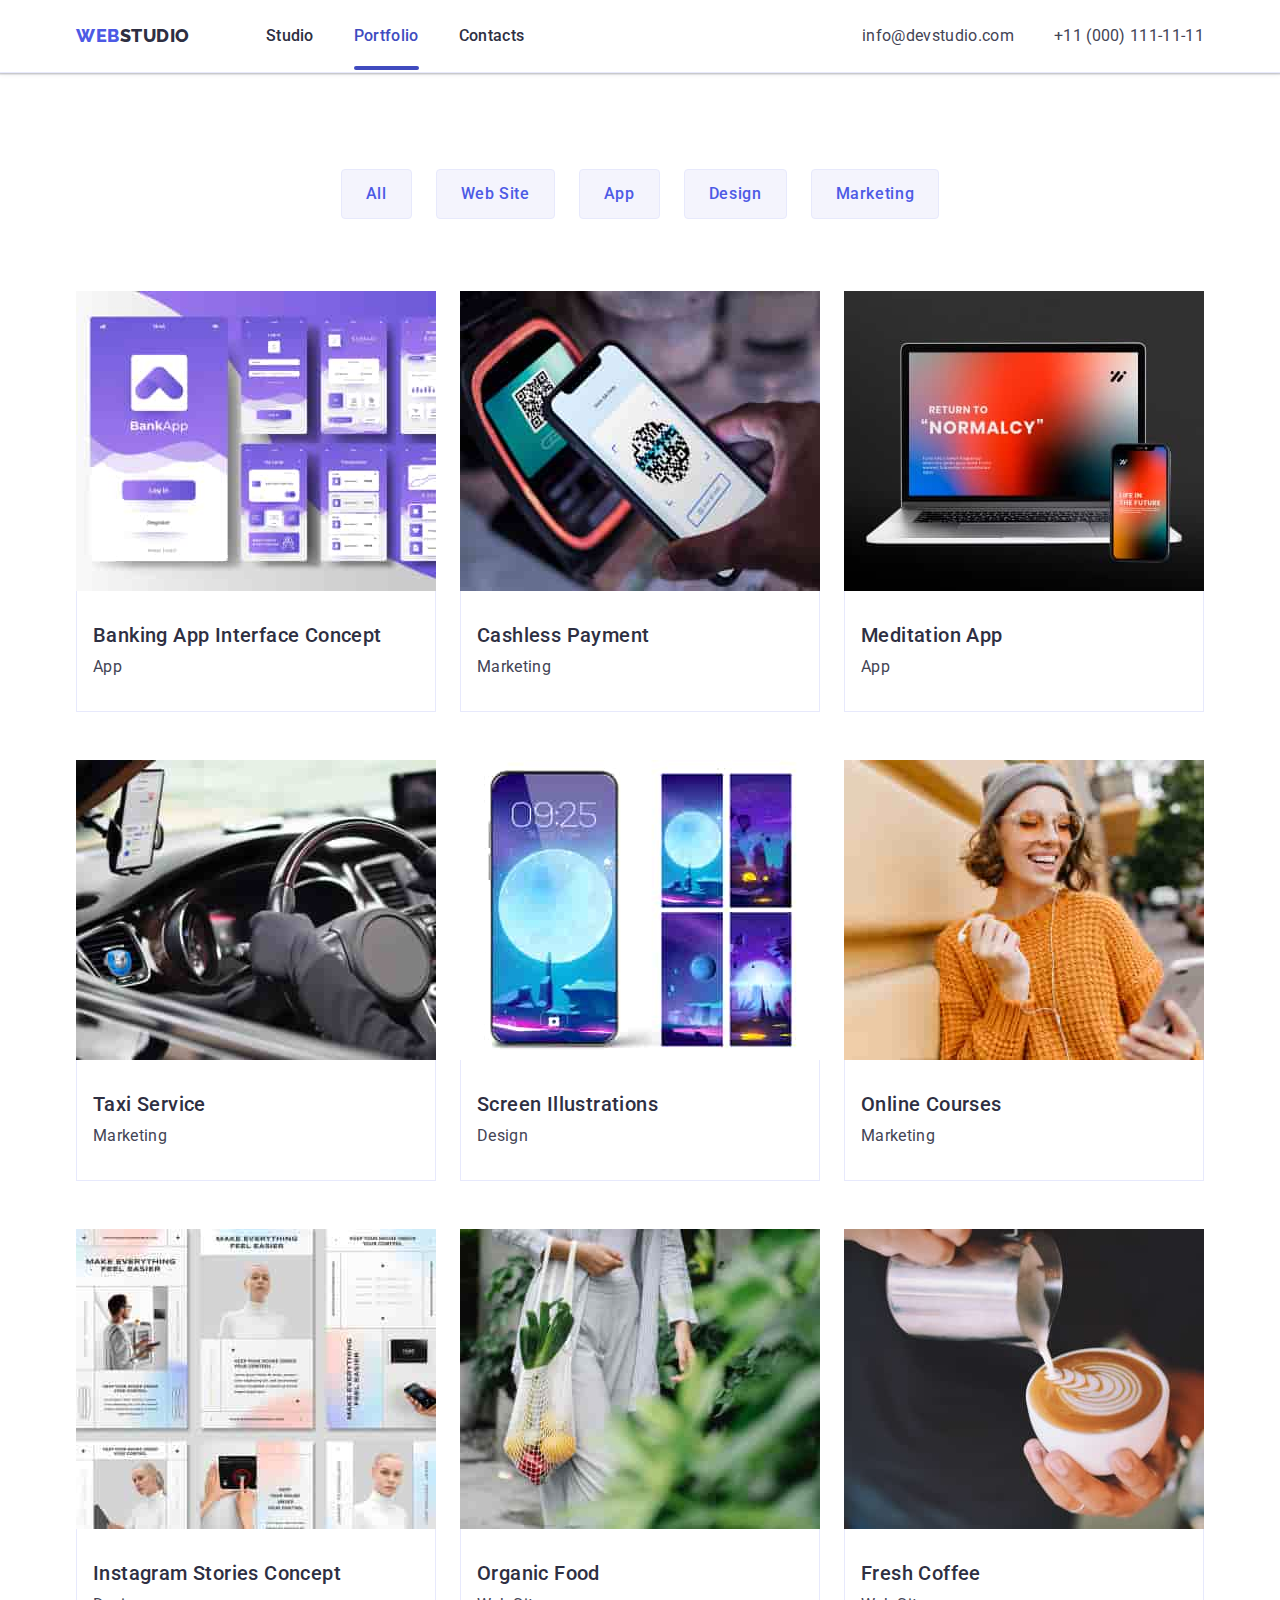
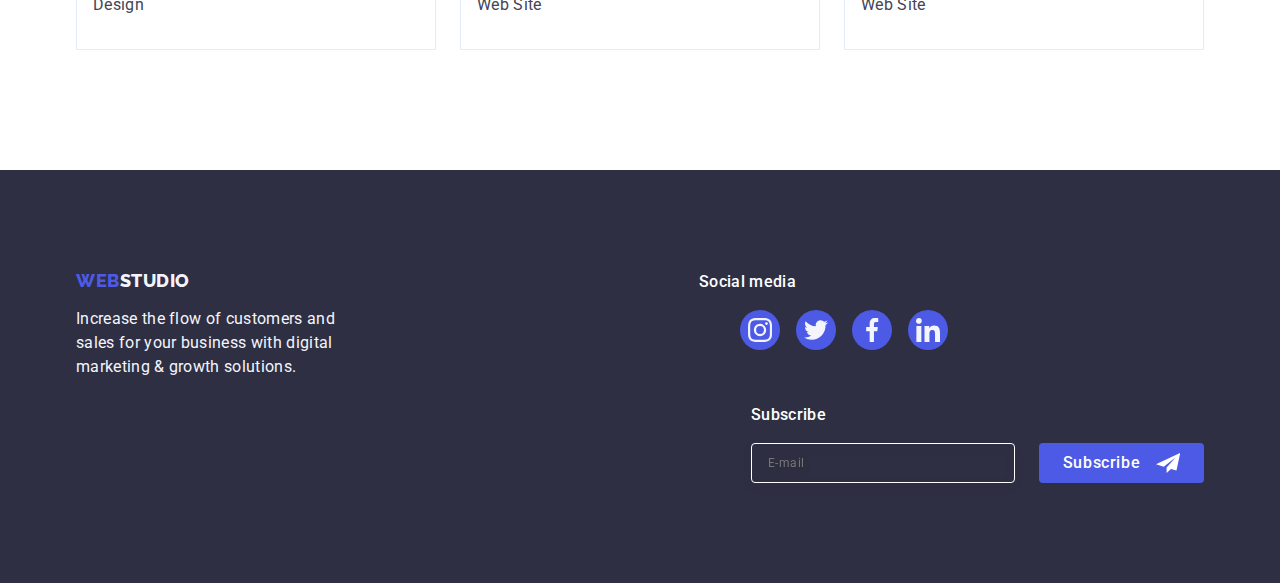
<file: portfolio.html>
<!DOCTYPE html>
<html lang="en">
  <head>
    <meta charset="utf-8" />
    <meta name="viewport" content="width=device-width, initial-scale=1.0" />
    <meta name="description" content="Portfolio" />
    <link rel="preconnect" href="https://fonts.googleapis.com" />
    <link rel="preconnect" href="https://fonts.gstatic.com" crossorigin />
    <link
      href="https://fonts.googleapis.com/css2?family=Raleway:wght@800&family=Roboto:wght@400;500;700;900&display=swap"
      rel="stylesheet"
    />
    <link
      rel="stylesheet"
      href="https://cdnjs.cloudflare.com/ajax/libs/modern-normalize/2.0.0/modern-normalize.min.css"
    />
    <link rel="stylesheet" href="./css/styles.css" />
    <title>WebStudio portfolio</title>
  </head>
  <body>
    <!--Header section-->
    <header class="header">
      <div class="header-container container">
        <nav class="header-nav">
          <a class="header-logo link" href="./index.html"
            >Web<span class="header-logo-span">Studio</span></a
          >
          <ul class="header-list list">
            <li class="header-item">
              <a class="header-link link" href="./index.html">Studio</a>
            </li>
            <li class="header-item">
              <a class="header-link link active" href="./portfolio.html"
                >Portfolio</a
              >
            </li>
            <li class="header-item">
              <a class="header-link link" href="">Contacts</a>
            </li>
          </ul>
        </nav>
        <address class="address">
          <ul class="address-list list">
            <li class="address-item">
              <a class="header-contact link" href="mailto:info@devstudio.com"
                >info@devstudio.com</a
              >
            </li>
            <li class="address-item">
              <a class="header-contact link" href="tel:+110001111111"
                >+11 (000) 111-11-11</a
              >
            </li>
          </ul>
        </address>
      </div>
    </header>
    <main>
      <!--App search-->
      <section class="app search">
        <div class="container">
          <h1 hidden class="visually-hidden">Features</h1>
          <ul class="searcch-list list">
            <li class="search-item">
              <button class="search-btn" type="button">All</button>
            </li>
            <li class="search-item">
              <button class="search-btn" type="button">Web Site</button>
            </li>
            <li class="search-item">
              <button class="search-btn" type="button">App</button>
            </li>
            <li class="search-item">
              <button class="search-btn" type="button">Design</button>
            </li>
            <li class="search-item">
              <button class="search-btn" type="button">Marketing</button>
            </li>
          </ul>
          <ul class="app-list list">
            <li class="app-item">
              <a class="app-link link" href="">
                <div class="wrapper">
                  <img
                    class="app-img"
                    src="./images/portfolio/img-1.jpg"
                    alt="Banking app"
                    width="360"
                  />
                  <p class="overlay">
                    14 Stylish and User-Friendly App Design Concepts · Task
                    Manager App · Calorie Tracker App · Exotic Fruit Ecommerce
                    App · Cloud Storage App
                  </p>
                </div>
                <div class="app-content">
                  <h2 class="app-title">Banking App Interface Concept</h2>
                  <p class="app-text">App</p>
                </div>
              </a>
            </li>
            <li class="app-item">
              <a class="app-link link" href="">
                <div class="wrapper">
                  <img
                    class="app-img"
                    src="./images/portfolio/img-2.jpg"
                    alt="Way of payment"
                    width="360"
                  />
                  <p class="overlay">
                    14 Stylish and User-Friendly App Design Concepts · Task
                    Manager App · Calorie Tracker App · Exotic Fruit Ecommerce
                    App · Cloud Storage App
                  </p>
                </div>
                <div class="app-content">
                  <h2 class="app-title">Cashless Payment</h2>
                  <p class="app-text">Marketing</p>
                </div>
              </a>
            </li>
            <li class="app-item">
              <a class="app-link link" href="">
                <div class="wrapper">
                  <img
                    class="app-img"
                    src="./images/portfolio/img-3.jpg"
                    alt="Maditation app"
                    width="360"
                  />
                  <p class="overlay">
                    14 Stylish and User-Friendly App Design Concepts · Task
                    Manager App · Calorie Tracker App · Exotic Fruit Ecommerce
                    App · Cloud Storage App
                  </p>
                </div>
                <div class="app-content">
                  <h2 class="app-title">Meditation App</h2>
                  <p class="app-text">App</p>
                </div>
              </a>
            </li>
            <li class="app-item">
              <a class="app-link link" href="">
                <div class="wrapper">
                  <img
                    class="app-img"
                    src="./images/portfolio/img-4.jpg"
                    alt="Taxi service"
                    width="360"
                  />
                  <p class="overlay">
                    14 Stylish and User-Friendly App Design Concepts · Task
                    Manager App · Calorie Tracker App · Exotic Fruit Ecommerce
                    App · Cloud Storage App
                  </p>
                </div>
                <div class="app-content">
                  <h2 class="app-title">Taxi Service</h2>
                  <p class="app-text">Marketing</p>
                </div>
              </a>
            </li>
            <li class="app-item">
              <a class="app-link link" href="">
                <div class="wrapper">
                  <img
                    class="app-img"
                    src="./images/portfolio/img-5.jpg"
                    alt="Pictures on the screen"
                    width="360"
                  />
                  <p class="overlay">
                    14 Stylish and User-Friendly App Design Concepts · Task
                    Manager App · Calorie Tracker App · Exotic Fruit Ecommerce
                    App · Cloud Storage App
                  </p>
                </div>
                <div class="app-content">
                  <h2 class="app-title">Screen Illustrations</h2>
                  <p class="app-text">Design</p>
                </div>
              </a>
            </li>
            <li class="app-item">
              <a class="app-link link" href="">
                <div class="wrapper">
                  <img
                    class="app-img"
                    src="./images/portfolio/img-6.jpg"
                    alt="The girl is looking for online curses"
                    width="360"
                  />
                  <p class="overlay">
                    14 Stylish and User-Friendly App Design Concepts · Task
                    Manager App · Calorie Tracker App · Exotic Fruit Ecommerce
                    App · Cloud Storage App
                  </p>
                </div>
                <div class="app-content">
                  <h2 class="app-title">Online Courses</h2>
                  <p class="app-text">Marketing</p>
                </div>
              </a>
            </li>
            <li class="app-item">
              <a class="app-link link" href="">
                <div class="wrapper">
                  <img
                    class="app-img"
                    src="./images/portfolio/img-7.jpg"
                    alt="Different types of instsgram stories"
                    width="360"
                  />
                  <p class="overlay">
                    14 Stylish and User-Friendly App Design Concepts · Task
                    Manager App · Calorie Tracker App · Exotic Fruit Ecommerce
                    App · Cloud Storage App
                  </p>
                </div>
                <div class="app-content">
                  <h2 class="app-title">Instagram Stories Concept</h2>
                  <p class="app-text">Design</p>
                </div>
              </a>
            </li>
            <li class="app-item">
              <a class="app-link link" href="">
                <div class="wrapper">
                  <img
                    class="app-img"
                    src="./images/portfolio/img-8.jpg"
                    alt="Organic food in the bag"
                    width="360"
                  />
                  <p class="overlay">
                    14 Stylish and User-Friendly App Design Concepts · Task
                    Manager App · Calorie Tracker App · Exotic Fruit Ecommerce
                    App · Cloud Storage App
                  </p>
                </div>
                <div class="app-content">
                  <h2 class="app-title">Organic Food</h2>
                  <p class="app-text">Web Site</p>
                </div>
              </a>
            </li>
            <li class="app-item">
              <a class="app-link link" href="">
                <div class="wrapper">
                  <img
                    class="app-img"
                    src="./images/portfolio/img-9.jpg"
                    alt="Coffee with milk"
                    width="360"
                  />
                  <p class="overlay">
                    14 Stylish and User-Friendly App Design Concepts · Task
                    Manager App · Calorie Tracker App · Exotic Fruit Ecommerce
                    App · Cloud Storage App
                  </p>
                </div>
                <div class="app-content">
                  <h2 class="app-title">Fresh Coffee</h2>
                  <p class="app-text">Web Site</p>
                </div>
              </a>
            </li>
          </ul>
        </div>
      </section>
    </main>
    <!--Footer section-->
    <footer class="footer">
      <div class="footer-container container">
        <div class="logo-container">
          <a class="footer-logo link" href="./index.html"
            >Web<span class="footer-logo-span">Studio</span>
          </a>
          <p class="footer-text">
            Increase the flow of customers and sales for your business with
            digital marketing & growth solutions.
          </p>
        </div>
        <div class="container">
          <p class="social-text">Social media</p>
          <ul class="footer-list list">
            <li class="footer-item">
              <a href="" class="footer-link">
                <svg class="footer-icon" width="24" height="24">
                  <use href="./images/icons.svg#icon-instagram"></use>
                </svg>
              </a>
            </li>
            <li class="footer-item">
              <a href="" class="footer-link">
                <svg class="footer-icon" width="24" height="24">
                  <use href="./images/icons.svg#icon-twitter"></use>
                </svg>
              </a>
            </li>
            <li class="footer-item">
              <a href="" class="footer-link">
                <svg class="footer-icon" width="24" height="24">
                  <use href="./images/icons.svg#icon-facebook"></use>
                </svg>
              </a>
            </li>
            <li class="footer-item">
              <a href="" class="footer-link">
                <svg class="footer-icon" width="24" height="24">
                  <use href="./images/icons.svg#icon-linkedin"></use>
                </svg>
              </a>
            </li>
          </ul>
        </div>
        <div class="footer-form-container">
          <p class="form-text">Subscribe</p>
          <form class="subscribe-form" name="subscribe-form">
            <label class="subscribe-form-label">
              <input
                class="subscribe-form-input"
                type="email"
                id="subscribe-form"
                name="subscribe-form"
                placeholder="E-mail"
              />
            </label>
            <button class="form-btn" type="submit">
              Subscribe
              <svg class="btn-icon" width="24" height="24">
                <use href="./images/icons.svg#icon-send"></use>
              </svg>
            </button>
          </form>
        </div>
      </div>
    </footer>
  </body>
</html>
</file>
<file: css/styles.css>
:root {
    --main-dark-cl: #434455;
    --main-white-bgd:#FFFFFF;
    --bright-blue-cl: #4D5AE5; 
    --dark-title-cl: #2E2F42;
    --dark-blue-bgd: #404bbf;
    --simple-white-cl: #F4F4FD;
    --border-white-cl: #e7e9fc;
    --lights-late-cl: #8E8F99;
    --networks-cl: #31d0aa;
    --modal-bdg: #fcfcfc;
  
}

/* Common styles */

body {
    font-family: "Roboto", sans-serif;
    color: var(--main-dark-cl);
    background-color: var(--main-white-bgd);
    font-size: 16px;
    line-height: 1.5;
    font-style: normal;
    letter-spacing: 0.02em;
}
   /* Reset */
h1,h2,h3,h4,h5,h6,p,ul {
    margin: 0;
}   
img {
    display: block;
    max-width: 100%;
    height: auto;
}

.list {
    list-style: none;
    margin: 0;
    padding: 0;
}
.link {
    text-decoration: none;
}
button {
    font-family: inherit;
    cursor: pointer;
}
.container {
    min-width: 320px;
    max-width: 428px;
    padding-left: 15px;
    padding-right: 15px;
    margin-left: auto;
    margin-right: auto;
    
}
/* Tablet sreen */
@media screen and (min-width: 768px) {
    .container {
        max-width: 768px;
    }
}
/* Desktop sreen */
@media screen and (min-width: 1158px) {
    .container {
        max-width: 1158px;
    }
}
.visually-hidden {
    position: absolute;
    width: 1px;
    height: 1px;
    margin: -1px;
    border: 0;
    padding: 0;
    white-space: nowrap;
    clip-path: inset(100%);
    clip: rect(0 0 0 0);
    overflow: hidden;
}    

/* Header styles */

.header {
    font-style: normal;
    border-bottom: 1px solid var(--border-white-cl);
    box-shadow: 0px 1px 6px 0px rgba(46, 47, 66, 0.08), 0px 1px 1px 0px rgba(46, 47, 66, 0.16), 0px 2px 1px 0px rgba(46, 47, 66, 0.08);
}
.header-container {
    display: flex;
    align-items: center;
    justify-content: space-between;
}
.header-nav {
    display: flex;
    align-items: center;
    padding: 24px 0;
}

.header-logo {
    font-family: 'Raleway', sans-serif;
    font-weight: 800;
    font-size: 18px;
    line-height: 1.17;
    letter-spacing: 0.03em;
    text-transform: uppercase;
    color: var(--bright-blue-cl);
    margin-right: 76px;
}

.header-logo-span {
    color: var(--dark-title-cl);
}
.header-list {
    display: flex;
    align-items: flex-start;
    gap: 40px;
}
@media screen and (max-width: 767px) {
  .header-list {
       display: none;
  }
}
.header-item {
    
}
.header-link {
    position: relative;
    font-weight: 500;
    font-size: 16px;
    color: var(--dark-title-cl);
    padding: 24px 0;
    transition-property: color;
    transition-duration: 250ms;
    transition-timing-function: cubic-bezier(0.4, 0, 0.2, 1);
}
.header-link.active::after {
    content: "";
    position: absolute;
    bottom: -1px;
    left: 0;
    display: block;
    width: 100%;
    height: 4px;
    background-color: var(--dark-blue-bgd);
    border-radius: 2px;
      
}
.header-link:hover,
.header-link:focus {
    color: var(--dark-blue-bgd);
} 
.active {
    color: var(--dark-blue-bgd);
}
.address {
    font-style: normal;
}
@media only screen and (max-width: 767px) {
  .address-list {
    display: none;
  }
}
@media only screen and (min-width: 768px) {
  .address-list {
    display: flex;
    flex-direction: column;
    gap: 12px;
  }
}
@media only screen and (min-width: 1158px) {
  .address-list {
    display: flex;
    flex-direction: row;
    gap: 40px;
  }
}
@media only screen and (min-width: 768px) {
  .address-list {
    font-size: 12px;
    font-weight: 400;
    line-height: 1.16;
    letter-spacing: 0.48px;
  }
}
@media only screen and (min-width: 1158px) {
  .address-list {
    font-size: 16px;
    font-weight: 400;
    line-height: 1.5;
    letter-spacing: 0.32px;
  }
}
.header-contact {
    font-weight: 400;
    color: var(--main-dark-cl);
    transition-property: color;
    transition-duration: 250ms;
    transition-timing-function: cubic-bezier(0.4, 0, 0.2, 1);
}

.header-contact:hover,
.header-contact:focus {
    color: var(--dark-blue-bgd);
}



/* Hero styles */


.hero {
    margin: 0 auto;
    background-color: var(--dark-title-cl);
    padding-top: 188px;
    padding-bottom: 188px;
    background-image: linear-gradient(rgba(46, 47, 66, 0.70), rgba(46, 47, 66, 0.70)), url(../images/technologies/bg_desk@1x.jpg);
    background-repeat: no-repeat;
    background-position: center;
    background-size: cover;
}
@media only screen and (max-width: 1157px) {
  .hero {
    padding: 112px 0;
  }
}
@media (min-device-pixel-ratio: 2),
(min-resolution: 192dpi),
(min-resolution: 2dppx) {
    .hero {
        background-image: linear-gradient(rgba(46, 47, 66, 0.70), rgba(46, 47, 66, 0.70)),
            url('../images/technologies/bg_mob@2x.jpg');
    }
}

@media only screen and (min-width: 768px) {
    .hero {
        max-width: 768px;
        background-image: linear-gradient(rgba(46, 47, 66, 0.70), rgba(46, 47, 66, 0.70)),
            url('../images/technologies/bg_tab@1x.jpg');
    }

    @media (min-device-pixel-ratio: 2),
    (min-resolution: 192dpi),
    (min-resolution: 2dppx) {
        .hero {
            background-image: linear-gradient(rgba(46, 47, 66, 0.70), rgba(46, 47, 66, 0.70)),
                url('../images/technologies/bg_tab@2x.jpg');
        }
    }
}

@media only screen and (min-width: 1158px) {
    .hero {
        max-width: 1440px;
        background-image: linear-gradient(rgba(46, 47, 66, 0.70), rgba(46, 47, 66, 0.70)),
            url('../images/technologies/bg_desk@1x.jpg');
    }
}
    @media (min-device-pixel-ratio: 2),
    (min-resolution: 192dpi),
    (min-resolution: 2dppx) {
        .hero {
            background-image: linear-gradient(rgba(46, 47, 66, 0.70), rgba(46, 47, 66, 0.70)),
                url('../images/technologies/bg_desk@2x.jpg');
        }
    }
.hero-container {
    
}

.hero-title {
    font-style: normal;
    font-weight: 700;
    font-size: 56px;
    line-height: 1.07;
    text-align: center;
    color: var(--main-white-bgd);
    display: block;
    margin: 0 auto;
    margin-bottom: 48px;
    max-width: 496px;
}
@media only screen and (max-width: 767px) {
  .hero-title {
    font-size: 36px;
    font-weight: 700;
    line-height: 40px;
    letter-spacing: 0.72px;
    text-transform: capitalize;
  }
}
.hero-btn {
    font-style: normal;
    font-weight: 500;
    letter-spacing: 0.04em;
    background-color: var(--bright-blue-cl);
    color: var(--main-white-bgd);
    display: block;
    margin: 0 auto;
    min-width: 169px;
    height: 56px;
    border: none;
    border-radius: 4px;
    padding: 16px 32px;
    align-items: center;
    transition-property: background-color;
    transition-duration: 250ms;
    transition-timing-function: cubic-bezier(0.4, 0, 0.2, 1);
}
.hero-btn:hover,
.hero-btn:focus {
    background-color: var(--dark-blue-bgd);
}


/* Benefits styles */

@media screen and (max-width: 1157px) {
    .benefits {
       padding: 96px 0;
    }
}


@media screen and (min-width: 1158px) {
    .benefits {
        padding: 120px 0;
    } 
}
@media screen and (min-width: 768px) {
   .benefits-list {
        display: flex;
        flex-wrap: wrap;
        row-gap: 72px;
        column-gap: 24px;
  }
}
@media screen and (max-width: 767px) {
    .benefits-item:not(:last-child) {
        margin-bottom: 72px;
    }
} 
@media screen and (min-width: 768px) {
    .benefits-item {
        width: calc((100% - 24px) / 2);
  }
}
@media screen and (min-width: 1158px) {
    .benefits-item {
        width: calc((100% - 72px) / 4);
    }
}
@media screen and (min-width: 1158px) {
   .benefits-list {
        width: 100%;
        height: 100%;
        display: flex;
        justify-content: space-around;
        gap: 24px;
  }
}
@media screen and (min-width: 1158px) {
    .block {
        display: flex;
        justify-content: center;
        align-items: center;
        height: 112px;
        background-color: var(--simple-white-cl);
        border-radius: 4px;
        margin-bottom: 8px;
        }
}

@media screen and (max-width: 767px) {
  .benefits-title {
        text-align: center;
        font-size: 36px;
        font-weight: 700;
        line-height: 1.1;
        letter-spacing: 0.72px;
        text-transform: capitalize;
        margin-bottom: 8px;
  }
}
@media screen and (min-width: 768px) {
    .benefits-title {
        display: flex;
        gap: 8px;
        font-size: 36px;
        font-weight: 700;
        line-height: 1.1;
        letter-spacing: 0.72px;
        text-transform: capitalize;
    }
}
@media screen and (min-width: 1158px) {
    .benefits-title {
        font-weight: 500;
        font-size: 20px;
        color: var(--dark-title-cl);
        margin-bottom: 8px;
    }
}    

@media screen and (max-width: 1157px) {
   .benefits-icon {
        display: none;
        
  }
}
.benefits-icon {  
    width: 64px;
    height: 64px;
}

/* Tech section */

@media only screen and (max-width: 1157px) {
  .tech {
      display: none;
  }
}

.tech {
    padding-bottom: 120px;
}

.tech-title {
    font-style: normal;
    font-weight: 700;
    font-size: 36px;
    line-height: 1.11;
    text-align: center;
    text-transform: capitalize;
    color: var(--dark-title-cl);
    margin-bottom: 72px;
}

.tech-list {
    display: flex;
    gap: 24px;
}

.tech-item {
}

.tech-img {
    gap: 24px;
}

/* Team section */


.team {
    background-color: var(--simple-white-cl);
    padding: 120px 0;
}
@media screen and (max-width: 767px) {
    .team {
        padding: 96px 0;
    }
}


@media screen and (min-width: 1158px) {
    .team {
        padding: 96px 0;
    }
}

@media screen and (max-width: 767px) {
    .team-list {
        display: flex;
        flex-direction: column;
        align-items: center;
        gap: 72px;
    }
}
@media screen and (min-width: 768px) {
    .team-list {
        display: flex;
        flex-wrap: wrap;
        justify-content: center;
        align-items: center;
        row-gap: 64px;
        column-gap: 24px;
    }
}
@media screen and (min-width: 1158px) {
    .team-item {
        width: calc((100% - 72px) / 4);
    }
}

@media screen and (min-width: 1158px) {
    .team-list {
        width: 100%;
        height: 100%;
        display: flex;
        gap: 24px;
    }
}
.team-title {
    font-weight: 700;
    font-size: 36px;
    line-height: 1.11;
    text-align: center;
    letter-spacing: 0.02em;
    text-transform: capitalize;
    color: var(--dark-title-cl);
    margin-bottom: 72px;
}

.team-item {
    background-color: var(--main-white-bgd);
    border-radius: 0px 0px 4px 4px;
    box-shadow: 0px 2px 1px 0px rgba(46, 47, 66, 0.08), 0px 1px 1px 0px rgba(46, 47, 66, 0.16), 0px 1px 6px 0px rgba(46, 47, 66, 0.08);
}
/*@media screen and (min-width: 758px) and (max-width: 1157px) {
  .team-img {
    margin: 0 auto;
    width: 100%;
  }
}*/

.team-name {
    font-weight: 500;
    font-size: 20px;
    line-height: 1.2;
    text-align: center;
    letter-spacing: 0.02em;
    color: var(--dark-title-cl);
    margin-bottom: 8px;
    text-align: center;
}

.team-text {
    font-weight: 400;
    font-size: 16px;
    line-height: 1.5;
    text-align: center;
    letter-spacing: 0.02em;
    text-align: center;
    margin-bottom: 8px;
}
.card-name {
    padding: 32px 0px;
}
.networks-list {
    display: flex;
    justify-content: center;
    align-items: center;
    gap: 24px;
}

.networks-item {
    width: 40px;
    height: 40px;
}

.networks-link {
    width: 100%;
    height: 100%;
    display: flex;
    align-items: center;
    justify-content: center;
    background-color: var(--bright-blue-cl);
    border-radius: 50%;
    transition: background-color 250ms cubic-bezier(0.4, 0, 0.2, 1);
}

.networks-icon {
    display: block;
    margin: 0 auto;
    fill: var(--simple-white-cl)
}
.networks-link:hover,
.networks-link:focus {
    background-color: var(--dark-blue-bgd)
}
/* Clients*/

.clients-section {
    padding: 120px 0;
    width: 100%;
}
@media screen and (max-width: 767px) {
    .clients-section {
        padding: 96px 0;
    }
}


@media screen and (min-width: 1158px) {
    .clients-section {
        padding: 96px 0;
    }
}    
.clients-title {
    font-weight: 700;
    font-size: 36px;
    line-height: 1.11;
    text-align: center;
    text-transform: capitalize;
    color: var(--dark-title-cl);
    margin-bottom: 72px;
}
@media screen and (max-width: 767px) {
  .clients-list {
        display: flex;
        flex-wrap: wrap;
        justify-content: center;
        align-items: center;
        row-gap: 72px;
        column-gap: 16px;
  }
}

@media screen and (min-width: 768px) {
    .clients-list {
        display: flex;
        flex-wrap: wrap;
        justify-content: center;
        align-items: center;
        row-gap: 72px;
        column-gap: 24px;
    }
}
@media screen and (min-width: 1158px) {
    .clients-list {
        display: flex;
        justify-content: center;
        gap: 24px;
    }
}
@media screen and (max-width: 767px) {
    .clients-item {
        width: 190px;
    }
}
@media screen and (min-width: 768px) {
    .clients-item {
        width: 168px;
    }
}
@media screen and (min-width: 1158px) {
    .clients-item {
        width: calc((100% - 120px) / 6);
    }
}

.clients-link {
    color: var(--lights-late-cl);
    display: flex;
    justify-content: center;
    align-items: center;
    border-radius: 4px;
    border: 1px solid var(--lights-late-cl);
    height: 88px;
    transition: border-color 250ms cubic-bezier(0.4, 0, 0.2, 1), color 250ms cubic-bezier(0.4, 0, 0.2, 1);
}
.clients-icon {
    fill: currentColor;
}
.clients-link:hover {
    border-color: var(--dark-blue-bgd);
    color: var(--dark-blue-bgd);
}

.clients-link:focus {
    border-color: var(--dark-blue-bgd);
    color: var(--dark-blue-bgd);

}

/* Footer section */

.footer {
    background: var(--dark-title-cl);
    padding-top: 100px;
    padding-bottom: 100px;
}
@media screen and (max-width: 767px) {
  .footer {
    padding-top: 97.5px;
    padding-bottom: 96px;
  }
}
@media only screen and (min-width: 768px) {
  .footer {
    padding-top: 96px;
    padding-bottom: 96px;
  }
}
@media screen and (min-width: 1158px) {
  .footer {
    padding-top: 100px;
    padding-bottom: 100px;
  }
}
@media screen and (min-width: 768px) {
  .footer-container {
        display: flex;
        flex-wrap: wrap;
        justify-content: center;
        gap: 24px;
    
  }
}  
@media screen and (min-width: 1158px) {
    .footer-container {
        display: flex;
    }
}
@media only screen and (max-width: 767px) {
  .logo-container {
        text-align: center;
        margin-bottom: 72px;
  }
}
@media only screen and (min-width: 1158px) {
    .logo-container {
        margin-right: 120px;
    }
}
.footer-logo {
    font-family: 'Raleway', sans-serif;
    font-weight: 800;
    font-size: 18px;
    line-height: 1.17;
    letter-spacing: 0.03em;
    text-transform: uppercase;
    color: var(--bright-blue-cl);
    display: inline-block;
    margin-bottom: 16px;
}
.footer-logo-span {
    color: var(--simple-white-cl);
}

@media only screen and (max-width: 767px) {
  .social-container {
      text-align: center;
      margin-bottom: 72px;
  }
}
.footer-text {
    max-width: 264px;
    font-style: normal;
    font-weight: 400;
    font-size: 16px;
    color: var(--simple-white-cl);
    
}
@media only screen and (max-width: 767px) {
  .footer-text {
    text-align: left;
    margin: 0 auto;
  }
}
.footer-list {
    display: flex;
    justify-content: center;
    align-items: center;
    gap: 16px;
}


.social-text {
    font-size: 16px;
    font-weight: 500;
    color: var(--main-white-bgd);
    margin-bottom: 16px; 
}
@media only screen and (max-width: 767px) {
  .social-text {
    margin: 0 auto;
    margin-bottom: 16px;
  }
}
.footer-item {
    width: 40px;
    height: 40px;
    border-radius: 50%;
}


.footer-link {
    width: 100%;
    height: 100%;
    border-radius: 50%;
    display: flex;
    align-items: center;
    justify-content: center;
    background-color: var(--bright-blue-cl);
    transition: background-color 250ms cubic-bezier(0.4, 0, 0.2, 1);
}

.footer-icon {
    fill: var(--simple-white-cl)
}
.footer-link:hover,
.footer-link:focus {
    background-color: var(--networks-cl);
}
 @media only screen and (max-width: 767px) {
  .footer-form-container {
       text-align: center;
  }
}
@media only screen and (min-width: 1158px) {
  .footer-form-container {
       margin-left: auto;
  }
}
.form-text {
    font-size: 16px;
    font-weight: 500;
    color: var(--main-white-bgd);
    margin-bottom: 16px;
}

@media only screen and (max-width: 767px) {
    .subscribe-form {
         margin-bottom: 16px;
         
    }
    
}
@media only screen and (max-width: 767px) {
    .subscribe-form:not(:last child) {
         margin-bottom: 16px;
  }
}
@media only screen and (min-width: 768px) {
    .subscribe-form {
        display: flex;
        justify-content: space-between;
        gap: 24px;
    }
}
@media only screen and (min-width: 1158px) {
    .subscribe-form {
        display: flex;
        justify-content: space-between;
    }
}

.subscribe-form-input {
    width: 264px;
    height: 40px;
    border: 1px solid var(--main-white-bgd);
    background-color: transparent;
    font-size: 12px;
    letter-spacing: 0.04em;
    padding-left: 16px;
    filter: drop-shadow(0px 4px 4px rgba(0, 0, 0, 0.15));
    border-radius: 4px;
    color: var(--main-white-bgd);
}

@media only screen and (max-width: 767px) {
    .subscribe-form-input {
        width: 100%;
    
    }
}    
@media only screen and (max-width: 767px) {
  .subscribe-form-input {
     margin-bottom: 16px;
  }
}
.form-btn {
    display: flex;
    justify-content: center;
    min-width: 165px;
    height: 40px;
    align-items: center;
    font-size: 16px;
    font-weight: 500;
    letter-spacing: 0.04em;
    color: var(--main-white-bgd);
    background-color: var(--bright-blue-cl);
    border: none;
    border-radius: 4px;
}
@media only screen and (max-width: 767px) {
  .form-btn {
    margin: 0 auto;
  }
}
.btn-icon {
    margin-left: 16px;
}

/* App search */

.app {
    padding-top: 96px;
    padding-bottom: 120px;
}

.search {
    padding-top: 96px;
    padding-bottom: 120px;
}

.searcch-list {
   display: flex;
   align-items: center;
   justify-content: center;
   gap: 24px;
   margin-bottom: 72px;
   
}

.search-item {}

.search-btn {
    font-style: normal;
    font-weight: 500;
    font-size: 16px;
    line-height: 1.5;
    text-align: center;
    letter-spacing: 0.04em;
    color: var(--bright-blue-cl);
    background-color: var(--simple-white-cl);
    cursor: pointer;
    padding: 12px 24px;
    border: 1px solid var(--border-white-cl);
    border-radius: 4px;
    transition-property: color, background-color, border, border-radius;
    transition-duration: 250ms;
    transition-timing-function: cubic-bezier(0.4, 0, 0.2, 1);
}
.search-btn:hover,
.search-btn:focus {
    color: var(--main-white-bgd);
    background-color: var(--dark-blue-bgd);
    border: 1px solid transparent;
    border-radius: 4px;
}


.app-list {
    display: flex;
    flex-wrap: wrap;
    row-gap: 48px;
    column-gap: 24px;
}

.app-item {
    width: calc((100% - 48px) / 3);
}

.app-content {
    padding: 32px 16px;
    border: 1px solid var(--border-white-cl);
    border-top: none;
}

.app-title {
    font-style: normal;
    font-weight: 500;
    font-size: 20px;
    line-height: 1.2;
    letter-spacing: 0.02em;
    color: var(--dark-title-cl);
    margin-bottom: 8px;
}

.app-text {
    font-style: normal;
    font-weight: 400;
    font-size: 16px;
    line-height: 1.5;
    letter-spacing: 0.02em;
    color: var(--main-dark-cl);
}
/* Overlay */
.wrapper {
    position: relative;
    overflow: hidden;
    
}

.app-img {}

.overlay {
    position: absolute;
    top:0;
    left:0;
    width: 100%;
    height: 100%;
    color: var(--simple-white-cl);
    background: var(--bright-blue-cl);
    font-size: 16px;
    font-style: normal;
    font-weight: 400;
    line-height: 24px;
    letter-spacing: 0.32px;
    padding: 40px 32px 164px;
    transform: translateY(100%);
    transition: transform 250ms cubic-bezier(0.4, 0, 0.2, 1);
    
}
.app-item:hover .overlay {
    transform: translateY(0);
}

/* Modal styles */
.backdrop {
    position: fixed;
    top: 0;
    left: 0;
    width: 100%;
    height: 100%;
    background-color:rgba(46, 47, 66, 0.4);
    transition: opacity 250ms cubic-bezier(0.4, 0, 0.2, 1), visibility 250ms cubic-bezier(0.4, 0, 0.2, 1);
    
}

.backdrop.is-hidden {
    opacity: 0;
    visibility: hidden;
    pointer-events: none;
}

.modal {
    padding: 72px 24px 24px;
    position: absolute;
    top: 50%;
    left :50%;
    width: 408px;
    min-height: 584px;
    flex-shrink: 0;
    border-radius: 4px;
    background-color: var(--modal-bdg);
    box-shadow: 0px 2px 1px 0px rgba(0, 0, 0, 0.20), 0px 1px 3px 0px rgba(0, 0, 0, 0.12), 0px 1px 1px 0px rgba(0, 0, 0, 0.14);
    transform: translateX(-50%) translateY(-50%);
    transition: transform 250ms cubic-bezier(0.4, 0, 0.2, 1);
    
}
.modal-btn{
    position: absolute;
    top: 24px;
    right: 24px;
    display: flex;
    justify-content: center;
    align-items: center;
    width: 24px;
    height: 24px;
    padding: 0;
    cursor: pointer;
    border-radius: 50%;
    border: 1px solid rgba(0, 0, 0, 0.10);
    background-color: var(--border-white-cl);
    transition: background-color 250ms cubic-bezier(0.4, 0, 0.2, 1), border 250ms cubic-bezier(0.4, 0, 0.2, 1);
}
.modal-btn:hover,
.modal-btn:focus {
    background-color: var(--dark-blue-bgd);
    border: none;
}
.modal-btn:hover,
.modal-btn:focus {
    fill: var(--main-white-bgd);
}
.modal-icon {
    stroke: var(--dark-title-cl);
    transition: fill 250ms cubic-bezier(0.4, 0, 0.2, 1);
}
.modal-caption {
    display: block;
    width: 360px;
    margin-bottom: 16px;;
    color: var(--dark-title-cl);
    text-align: center;
    font-style: normal;
    font-weight: 500;
    line-height: 1.5;
    letter-spacing: 0.32px;
}

.modal-form {
    
}
.modal-form-container {
    position: relative;
}
.modal-form-field {
    position: relative;
    display: block;
    margin-bottom: 4px;
    font-size: 12px;
    line-height: 1.17;
    letter-spacing: 0.04em;
    color: var(--lights-late-cl);
}

.modal-form-label {
    
}

.modal-form-input {
    width: 100%;
    height: 40px;
    padding: 11px 0 11px 38px;
    outline: transparent;
    background-color: transparent;
    border-radius: 4px;
    font-size: 18px;
    border: 1px solid rgba(46, 47, 66, 0.40);
    transition: border-color 250ms cubic-bezier(0.4, 0, 0.2, 1);
}
.modal-form-input:focus {
    border-color: var(--bright-blue-cl);
}
.modal-form-icon {
    top: 50%;
    transform: translateY(-50%);
    position: absolute;
    left: 16px;
    bottom: 8px;
    fill: var(--dark-title-cl);
    transition: fill 250ms cubic-bezier(0.4, 0, 0.2, 1);
}
.modal-form-input:focus + .modal-form-icon {
    fill: var(--bright-blue-cl);
}
.modal-form-comment {
    width: 100%;
    height: 120px;
    font-size: 12px;
    font-style: normal;
    font-weight: 400;
    line-height: 1.17;
    letter-spacing: 0.48px;
    color: rgba(46, 47, 66, 0.4);
    padding: 8px 16px;
    resize: none;
    background-color: transparent;
    outline: transparent;
    border-radius: 4px;
    border: 1px solid rgba(46, 47, 66, 0.4);
    transition: border-color 250ms cubic-bezier(0.4, 0, 0.2, 1);
}
.modal-form-comment::placeholder {
    color: currentColor;
}
.modal-form-comment:focus {
    border-color: var(--bright-blue-cl);
}   
.modal-form-agreement {
    margin-right: 8px;;
    margin-bottom: 24px;
    color: var(--lights-late-cl);
    font-size: 12px;
    font-style: normal;
    font-weight: 400;
    line-height: 1.17;
    letter-spacing: 0.04em;
}


.modal-form-custom-checkbox {
    display: inline-flex;
    justify-content: center;
    align-items: center;
    width: 16px;
    height: 16px;
    border-radius: 2px;
    border: 1px solid rgba(46, 47, 66, 0.4);
    fill: transparent;
    transition: background-color 250ms cubic-bezier(0.4, 0, 0.2, 1), border 250ms cubic-bezier(0.4, 0, 0.2, 1), fill 250ms cubic-bezier(0.4, 0, 0.2, 1);
}
.modal-form-checkbox:checked + .modal-form-agreement .modal-form-custom-checkbox {
    background-color: var(--dark-blue-bgd);
    border: none;
    fill: var(--simple-white-cl);
    
}

.modal-form-link {
    color: var(--bright-blue-cl);
    text-decoration: underline;
    
}
.form-list {
    display: flex;
    justify-content: center;
    align-items: center;
    gap: 24px;  
}
.modal-container {
    margin-bottom: 8px;
}
.textarea-container {
    margin-bottom: 16px;
}
.checkbox-container {
    margin-bottom: 24px;
}

/* Menu styles */
.menu-toggle {
    min-height: 40px;
    min-width: 40px;
    display: flex;
    align-items: center;
    justify-content: center;

    margin: 0;
    padding: 0;
    background-color: transparent;
    cursor: pointer;
    border: none;
    border-radius: 50%;
    outline: none;
    fill: var(--cornflower, #E7E9FC);
}


@media (min-width: 768px) {
    .menu-toggle {
        display: none;
    }
}

.menu-toggle:hover,
.menu-toggle:focus {
    background-color: rgba(0, 0, 0, 0.1);
}
.menu-toggle-icon {
    stroke: var(--dark-title-cl);
}
.menu-container {
    display: flex;
    flex-direction: column;
    position: fixed;
    top: 0;
    left: 0;
    width: 100vw;
    height: 100vh;
    padding: 80px 35px 40px 40px;
    background: var(--main-white-bgd);
    box-shadow: 0px 1px 6px 0px rgba(46, 47, 66, 0.08), 0px 1px 1px 0px rgba(46, 47, 66, 0.16), 0px 2px 1px 0px rgba(46, 47, 66, 0.08);
    z-index: 999;
    transform: translateX(100%);
    transition: transform 250ms ease-in-out;
}
@media screen and (max-width: 427px) {
    .menu-container {
        width: 100%;
        height: 100%;
    }
}    
@media screen and (min-width: 768px) {
  .menu-container {
       display: none;
  }
}

.menu-container.is-open {
    transform: translateX(0);
}

.menu-container .menu-toggle {
    position: absolute;
    top: 16px;
    right: 16px;
}
.mobile-icon {
   
}
.mobile-menu {

}
.menu-toggle-close {
    position: absolute;
    top: 24px;
    right: 24px;
    display: flex;
    justify-content: center;
    align-items: center;
    width: 24px;
    height: 24px;
    padding: 0;
    border-radius: 50%;
    border: 1px solid rgba(0, 0, 0, 0.10);
    background-color: var(--border-white-cl);
    transition: background-color 250ms cubic-bezier(0.4, 0, 0.2, 1), border 250ms cubic-bezier(0.4, 0, 0.2, 1);
}
.mobile-menu {
    margin-bottom: auto;
}

.mobile-item {
    margin-bottom: 40px;
}
.mobile-link {
    font-size: 28px;
    font-weight: 700;
    line-height: 1.1;
    letter-spacing: 0.72px;
    text-transform: capitalize;
    color: var(--dark-title-cl);
}
.active {
    color: var(--dark-blue-bgd);
}    
.menu-address {
  
}

.menu-address-list {
   
}

.menu-address-item {
    margin-bottom: 40px;
}

.menu-email {
    font-size: 20px;
    font-weight: 500;
    line-height: 1.2;
    letter-spacing: 0.4px;
    color: var(--main-dark-cl);
    
   
}

.menu-phone {
    font-size: 34px;
    font-weight: 700;
    line-height: 1.1;
    letter-spacing: 0.72px;
    text-transform: capitalize;
    color: var(--bright-blue-cl);
    margin-bottom: 40px;
    
}
@media only screen and (max-width: 427px) {
  .menu-phone {
    font-size: 28px;
  }
}
.menu-networks-list {
    display: flex;
    gap: 56px;
}
@media only screen and (max-width: 427px) {
  .menu-networks-list {
    gap: 40px;
  }
}
.menu-networks-item {
    width: 40px;
    height: 40px;;
}

.menu-networks-link {
    width: 100%;
    height: 100%;
    display: flex;
    align-items: center;
    justify-content: center;
    background-color: var(--bright-blue-cl);
    border-radius: 50%;
    transition: background-color 250ms cubic-bezier(0.4, 0, 0.2, 1);
}

.menu-networks-icon {}
</file>
